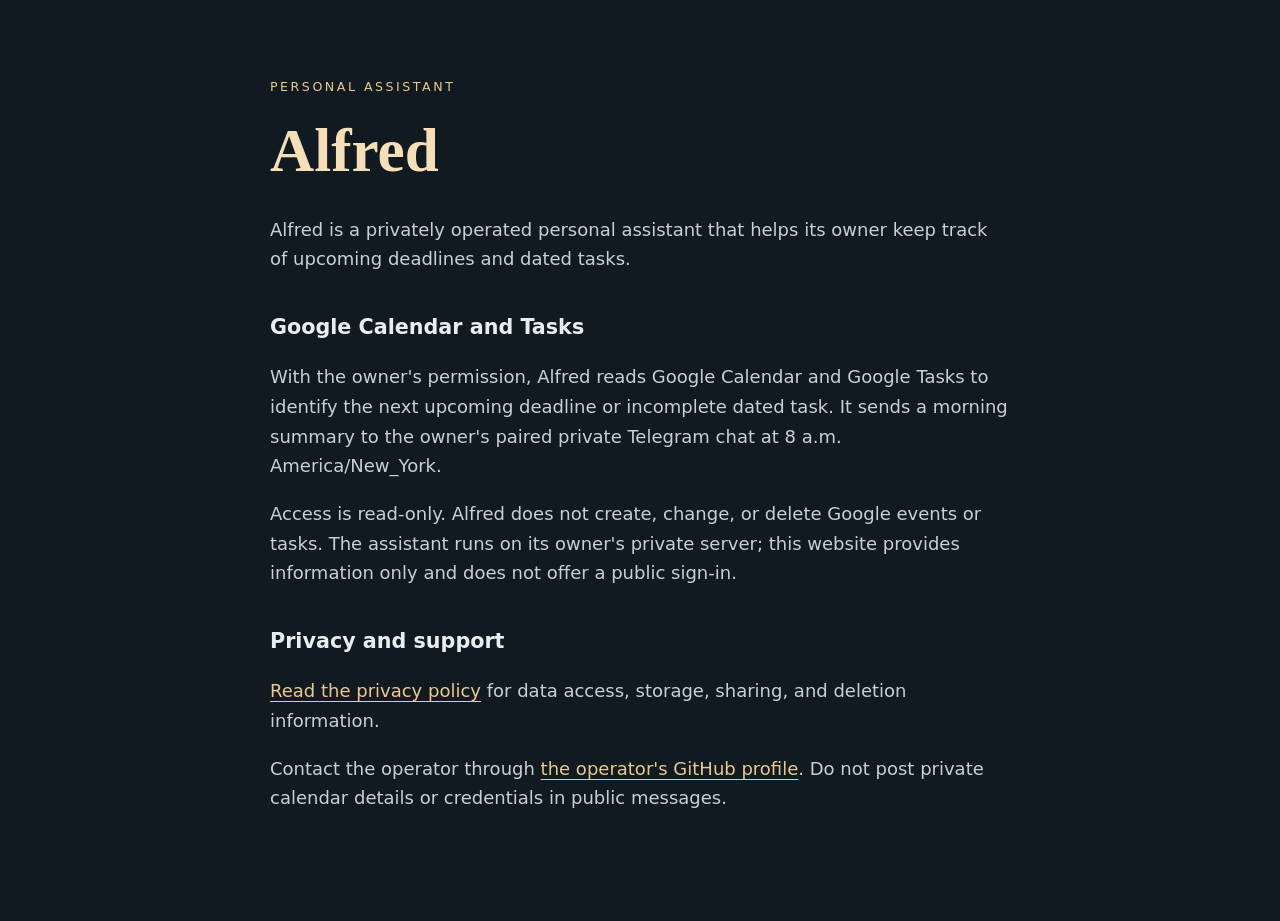
<file: index.html>
<!doctype html>
<html lang="en"><meta charset="utf-8"><meta name="viewport" content="width=device-width,initial-scale=1"><title>Alfred — Personal assistant</title><link rel="stylesheet" href="style.css">
<main><p class="eyebrow">PERSONAL ASSISTANT</p><h1>Alfred</h1><p>Alfred is a privately operated personal assistant that helps its owner keep track of upcoming deadlines and dated tasks.</p>
<h2>Google Calendar and Tasks</h2><p>With the owner's permission, Alfred reads Google Calendar and Google Tasks to identify the next upcoming deadline or incomplete dated task. It sends a morning summary to the owner's paired private Telegram chat at 8 a.m. America/New_York.</p><p>Access is read-only. Alfred does not create, change, or delete Google events or tasks. The assistant runs on its owner's private server; this website provides information only and does not offer a public sign-in.</p>
<h2>Privacy and support</h2><p><a href="privacy.html">Read the privacy policy</a> for data access, storage, sharing, and deletion information.</p><p>Contact the operator through <a href="https://github.com/dripflair">the operator's GitHub profile</a>. Do not post private calendar details or credentials in public messages.</p></main></html>
</file>
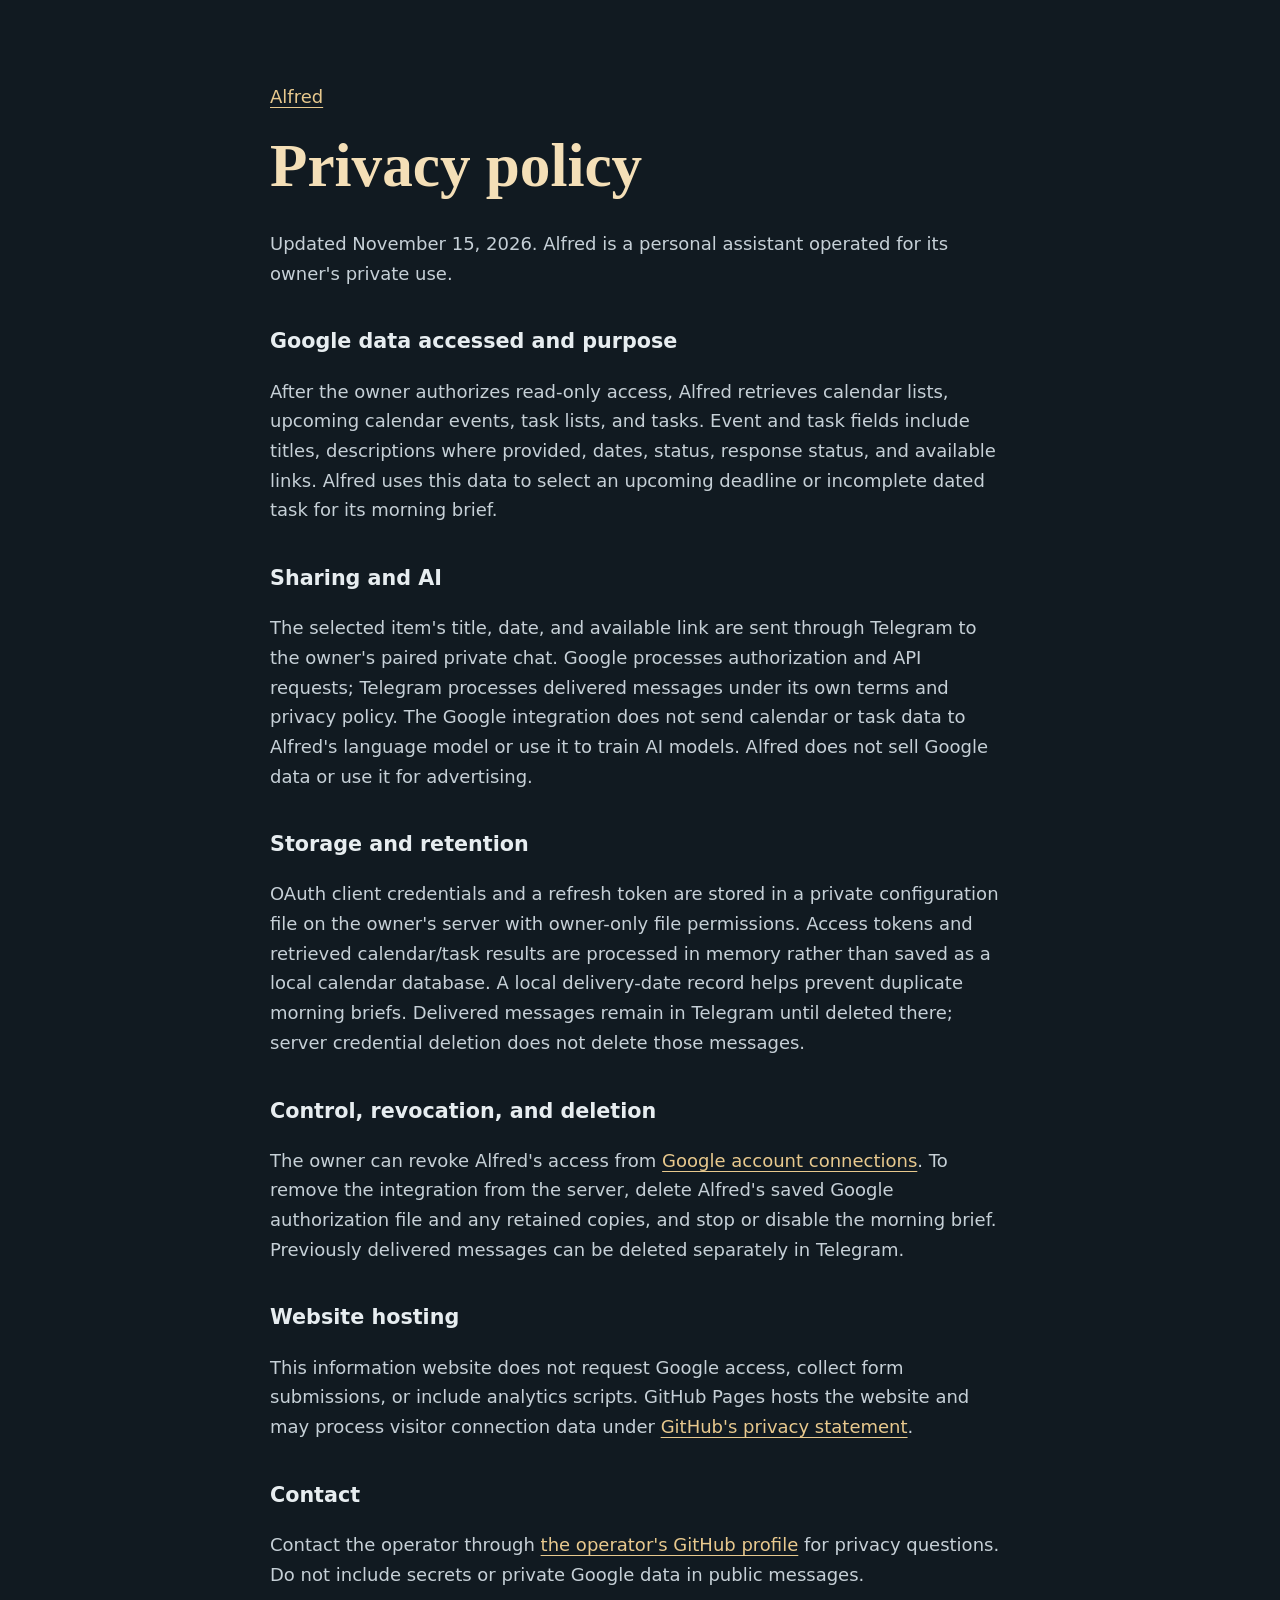
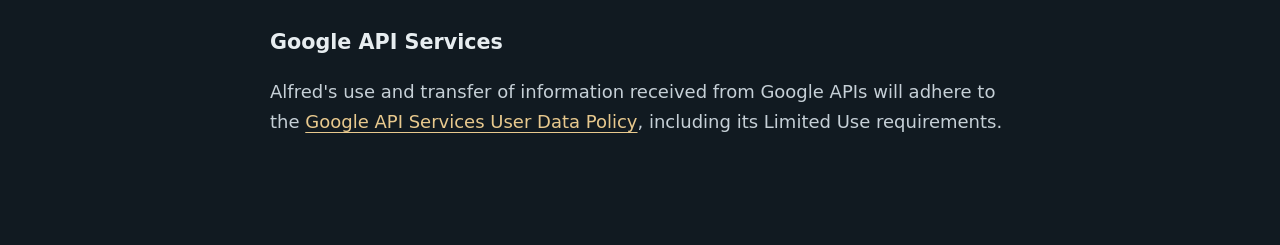
<file: privacy.html>
<!doctype html>
<html lang="en"><meta charset="utf-8"><meta name="viewport" content="width=device-width,initial-scale=1"><title>Alfred — Privacy policy</title><link rel="stylesheet" href="style.css">
<main><p><a href="index.html">Alfred</a></p><h1>Privacy policy</h1><p>Updated November 15, 2026. Alfred is a personal assistant operated for its owner's private use.</p>
<h2>Google data accessed and purpose</h2><p>After the owner authorizes read-only access, Alfred retrieves calendar lists, upcoming calendar events, task lists, and tasks. Event and task fields include titles, descriptions where provided, dates, status, response status, and available links. Alfred uses this data to select an upcoming deadline or incomplete dated task for its morning brief.</p>
<h2>Sharing and AI</h2><p>The selected item's title, date, and available link are sent through Telegram to the owner's paired private chat. Google processes authorization and API requests; Telegram processes delivered messages under its own terms and privacy policy. The Google integration does not send calendar or task data to Alfred's language model or use it to train AI models. Alfred does not sell Google data or use it for advertising.</p>
<h2>Storage and retention</h2><p>OAuth client credentials and a refresh token are stored in a private configuration file on the owner's server with owner-only file permissions. Access tokens and retrieved calendar/task results are processed in memory rather than saved as a local calendar database. A local delivery-date record helps prevent duplicate morning briefs. Delivered messages remain in Telegram until deleted there; server credential deletion does not delete those messages.</p>
<h2>Control, revocation, and deletion</h2><p>The owner can revoke Alfred's access from <a href="https://myaccount.google.com/connections">Google account connections</a>. To remove the integration from the server, delete Alfred's saved Google authorization file and any retained copies, and stop or disable the morning brief. Previously delivered messages can be deleted separately in Telegram.</p>
<h2>Website hosting</h2><p>This information website does not request Google access, collect form submissions, or include analytics scripts. GitHub Pages hosts the website and may process visitor connection data under <a href="https://docs.github.com/en/site-policy/privacy-policies/github-general-privacy-statement">GitHub's privacy statement</a>.</p>
<h2>Contact</h2><p>Contact the operator through <a href="https://github.com/dripflair">the operator's GitHub profile</a> for privacy questions. Do not include secrets or private Google data in public messages.</p>
<h2>Google API Services</h2><p>Alfred's use and transfer of information received from Google APIs will adhere to the <a href="https://developers.google.com/terms/api-services-user-data-policy">Google API Services User Data Policy</a>, including its Limited Use requirements.</p></main></html>
</file>
<file: style.css>
:root{color-scheme:light dark;font:18px/1.65 system-ui,sans-serif;background:#111a21;color:#e7edf0}body{margin:0}main{max-width:740px;margin:auto;padding:64px 24px 90px}h1{font:600 3.4rem/1.1 Georgia,serif;margin:20px 0 30px;color:#f4dfb7}h2{font-size:1.15rem;margin-top:36px}a{color:#e8c98e;text-underline-offset:4px}p{color:#c6d0d7}.eyebrow{font-size:.7rem;letter-spacing:.2em;color:#e8c98e}@media(max-width:500px){main{padding-top:32px}h1{font-size:2.6rem}}
</file>
